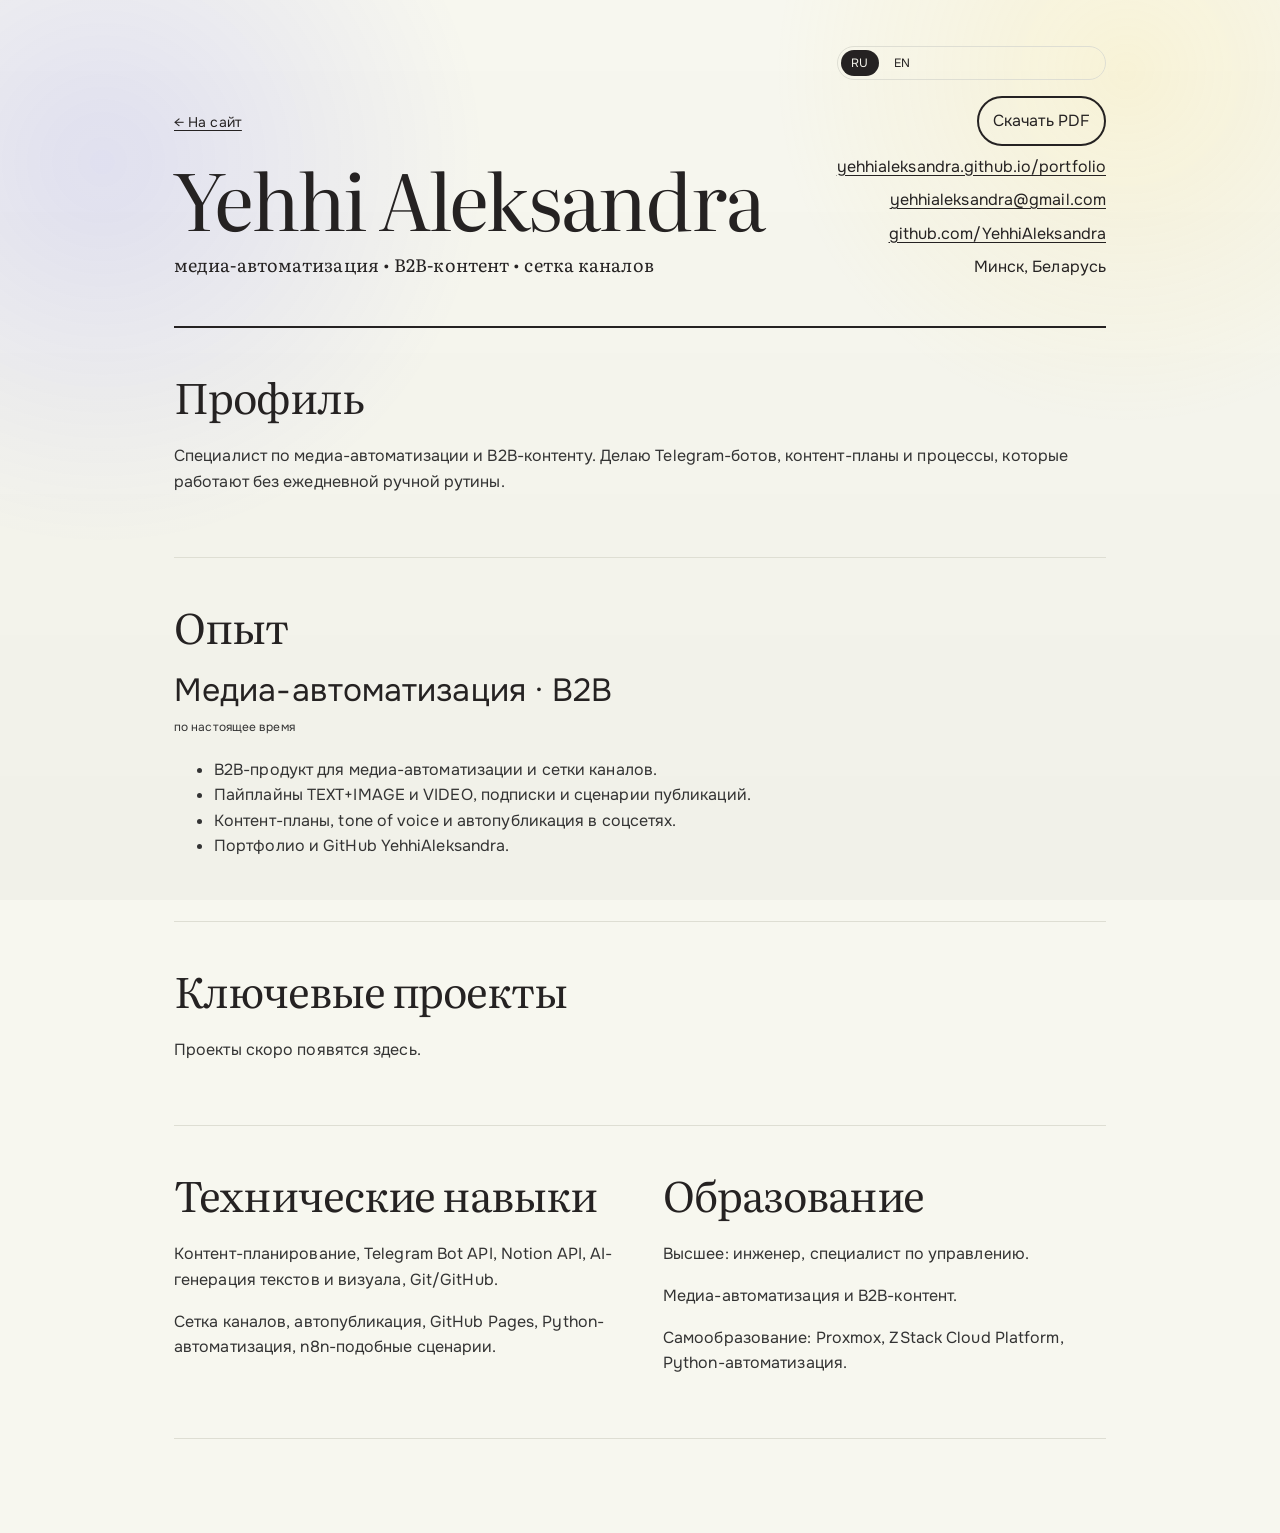
<file: cv.html>
<!doctype html>
<html lang="ru">
  <head>
    <meta charset="utf-8" />
    <meta name="viewport" content="width=device-width, initial-scale=1" />
    <title>Резюме | Yehhi Aleksandra — медиа-автоматизация</title>
    <meta
      name="description"
      content="Резюме Yehhi Aleksandra: медиа-автоматизация, B2B-контент, сетка каналов, Telegram и автопубликация. Минск."
    />
    <link rel="canonical" href="https://yehhialeksandra.github.io/portfolio/cv.html" />
    <meta property="og:title" content="Резюме | Yehhi Aleksandra" />
    <meta property="og:description" content="Медиа-автоматизация и B2B-контент. Сетка каналов, автопубликация, Telegram." />
    <meta property="og:type" content="website" />
    <meta property="og:url" content="https://yehhialeksandra.github.io/portfolio/cv.html" />
    <meta property="og:image" content="https://yehhialeksandra.github.io/portfolio/assets/og-preview.png" />
    <meta name="twitter:card" content="summary_large_image" />
    <link rel="icon" href="./assets/favicon.svg" type="image/svg+xml" />
    <link rel="icon" href="./assets/favicon-32.png" type="image/png" sizes="32x32" />
    <link rel="apple-touch-icon" href="./assets/apple-touch-icon.png" sizes="180x180" />
    <link rel="preconnect" href="https://fonts.googleapis.com" />
    <link rel="preconnect" href="https://fonts.gstatic.com" crossorigin />
    <link
      href="https://fonts.googleapis.com/css2?family=Literata:opsz,wght@7..72,600;7..72,700&family=Onest:wght@400;500;600&display=swap"
      rel="stylesheet"
    />
    <link rel="stylesheet" href="./styles.css?v=prod-20260818" />
  </head>
  <body class="cv-body">
    <main class="cv-page">
      <header class="cv-header">
        <div>
          <a class="plain-link" href="./index.html" data-i18n="cvBack">← На сайт</a>
          <h1>Yehhi Aleksandra</h1>
          <p data-i18n="heroEyebrow">медиа-автоматизация • B2B-контент • сетка каналов</p>
        </div>
        <div class="cv-contacts">
          <div class="locale-switch cv-locale" aria-label="Language">
            <button type="button" data-locale-switch="ru">RU</button>
            <button type="button" data-locale-switch="en">EN</button>
          </div>
          <a class="cv-download" href="./assets/yehhi-aleksandra-cv.pdf" download data-i18n="cvDownload">Скачать PDF</a>
          <a href="https://yehhialeksandra.github.io/portfolio/">yehhialeksandra.github.io/portfolio</a>
          <a href="mailto:yehhialeksandra@gmail.com">yehhialeksandra@gmail.com</a>
          <a href="https://github.com/YehhiAleksandra">github.com/YehhiAleksandra</a>
          <span>Минск, Беларусь</span>
        </div>
      </header>

      <section class="cv-section">
        <h2 data-i18n="cvProfile">Профиль</h2>
        <p data-i18n="cvProfileText">
          Специалист по медиа-автоматизации и B2B-контенту. Делаю Telegram-ботов, контент-планы и процессы, которые работают без ежедневной ручной рутины.
        </p>
      </section>

      <section class="cv-section">
        <h2 data-i18n="cvExperience">Опыт</h2>
        <article>
          <h3 data-i18n="cvJob1">Медиа-автоматизация · B2B</h3>
          <p class="meta" data-i18n="cvJob1Meta">по настоящее время</p>
          <ul>
            <li data-i18n="cvJob1Item1">B2B-продукт для медиа-автоматизации и сетки каналов.</li>
            <li data-i18n="cvJob1Item2">Пайплайны TEXT+IMAGE и VIDEO, подписки и сценарии публикаций.</li>
            <li data-i18n="cvJob1Item3">Контент-планы, tone of voice и автопубликация в соцсетях.</li>
            <li data-i18n="cvJob1Item4">Портфолио и GitHub YehhiAleksandra.</li>
          </ul>
        </article>
      </section>

      <section class="cv-section">
        <h2 data-i18n="cvProjects">Ключевые проекты</h2>
        <p data-i18n="cvProjectsEmpty">Проекты скоро появятся здесь.</p>
      </section>

      <section class="cv-section cv-columns">
        <div>
          <h2 data-i18n="cvSkills">Технические навыки</h2>
          <p data-i18n="cvSkillsText1">
            Контент-планирование, Telegram Bot API, Notion API, AI-генерация текстов и визуала, Git/GitHub.
          </p>
          <p data-i18n="cvSkillsText2">
            Сетка каналов, автопубликация, GitHub Pages, Python-автоматизация, n8n-подобные сценарии.
          </p>
        </div>
        <div>
          <h2 data-i18n="cvEducation">Образование</h2>
          <p data-i18n="cvEducation1">Высшее: инженер, специалист по управлению.</p>
          <p data-i18n="cvEducation2">Медиа-автоматизация и B2B-контент.</p>
          <p data-i18n="cvEducation3">Самообразование: Proxmox, ZStack Cloud Platform, Python-автоматизация.</p>
        </div>
      </section>
    </main>
    <script src="./i18n.js?v=seo-fix-20260728"></script>
  </body>
</html>
</file>
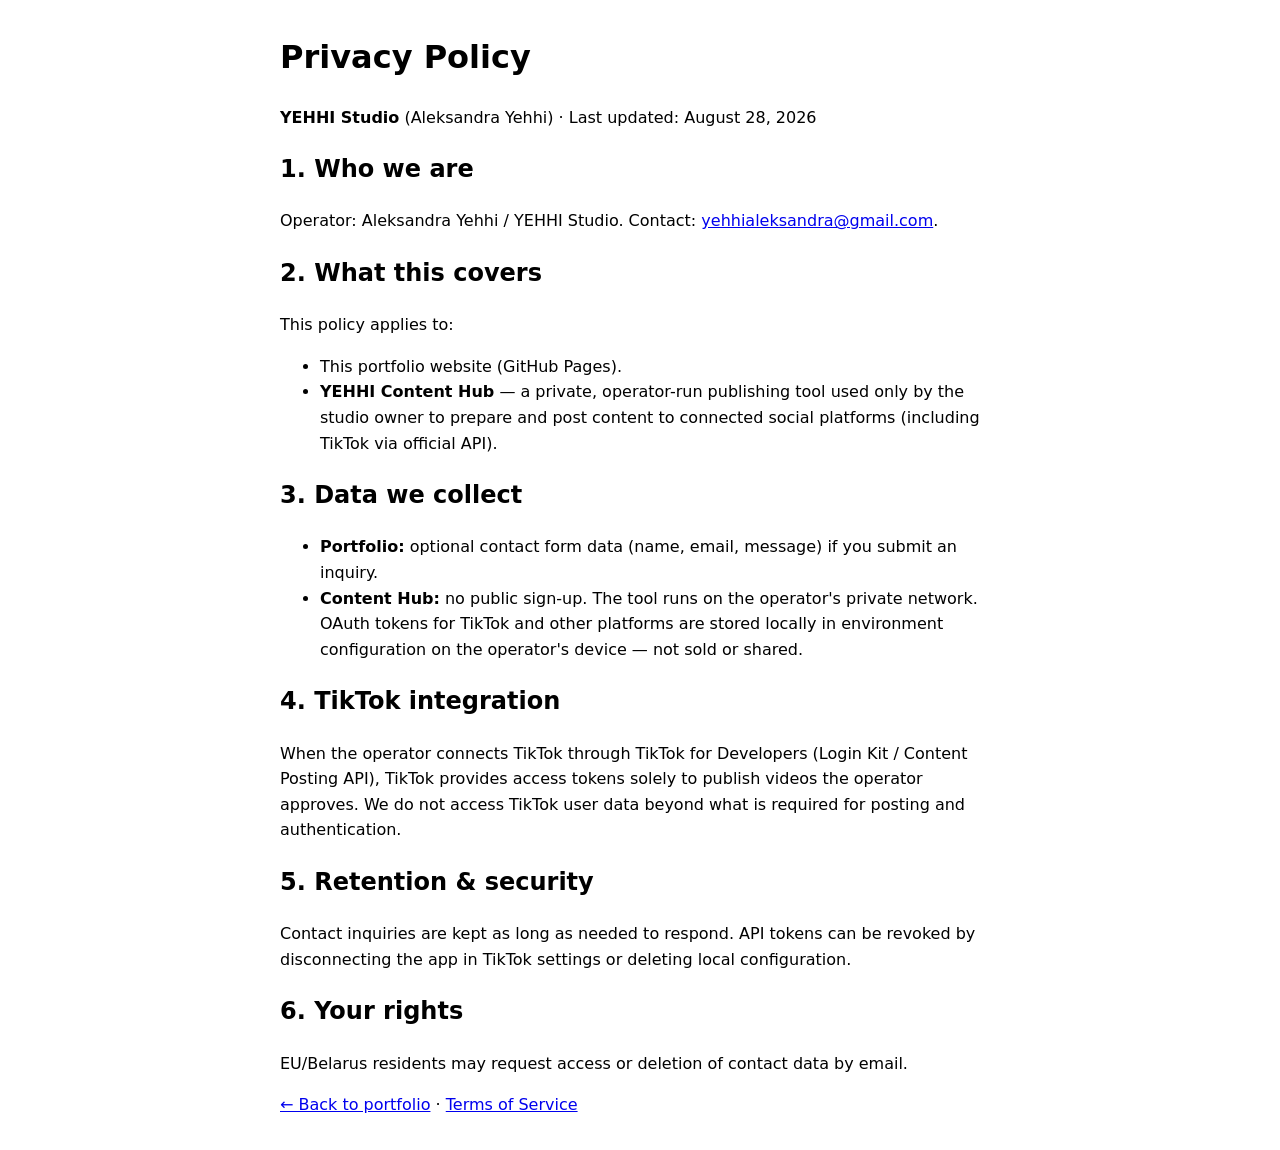
<file: privacy.html>
<!DOCTYPE html>
<html lang="en">
<head>
  <meta charset="utf-8" />
  <meta name="viewport" content="width=device-width, initial-scale=1" />
  <title>Privacy Policy — YEHHI Studio</title>
  <meta name="description" content="Privacy policy for YEHHI Studio tools and portfolio." />
  <link rel="canonical" href="https://yehhialeksandra.github.io/portfolio/privacy.html" />
</head>
<body>
  <main style="max-width:720px;margin:2rem auto;font-family:system-ui,sans-serif;line-height:1.6;padding:0 1rem;">
    <h1>Privacy Policy</h1>
    <p><strong>YEHHI Studio</strong> (Aleksandra Yehhi) · Last updated: August 28, 2026</p>

    <h2>1. Who we are</h2>
    <p>Operator: Aleksandra Yehhi / YEHHI Studio. Contact: <a href="mailto:yehhialeksandra@gmail.com">yehhialeksandra@gmail.com</a>.</p>

    <h2>2. What this covers</h2>
    <p>This policy applies to:</p>
    <ul>
      <li>This portfolio website (GitHub Pages).</li>
      <li><strong>YEHHI Content Hub</strong> — a private, operator-run publishing tool used only by the studio owner to prepare and post content to connected social platforms (including TikTok via official API).</li>
    </ul>

    <h2>3. Data we collect</h2>
    <ul>
      <li><strong>Portfolio:</strong> optional contact form data (name, email, message) if you submit an inquiry.</li>
      <li><strong>Content Hub:</strong> no public sign-up. The tool runs on the operator's private network. OAuth tokens for TikTok and other platforms are stored locally in environment configuration on the operator's device — not sold or shared.</li>
    </ul>

    <h2>4. TikTok integration</h2>
    <p>When the operator connects TikTok through TikTok for Developers (Login Kit / Content Posting API), TikTok provides access tokens solely to publish videos the operator approves. We do not access TikTok user data beyond what is required for posting and authentication.</p>

    <h2>5. Retention &amp; security</h2>
    <p>Contact inquiries are kept as long as needed to respond. API tokens can be revoked by disconnecting the app in TikTok settings or deleting local configuration.</p>

    <h2>6. Your rights</h2>
    <p>EU/Belarus residents may request access or deletion of contact data by email.</p>

    <p><a href="index.html">← Back to portfolio</a> · <a href="terms.html">Terms of Service</a></p>
  </main>
</body>
</html>
</file>
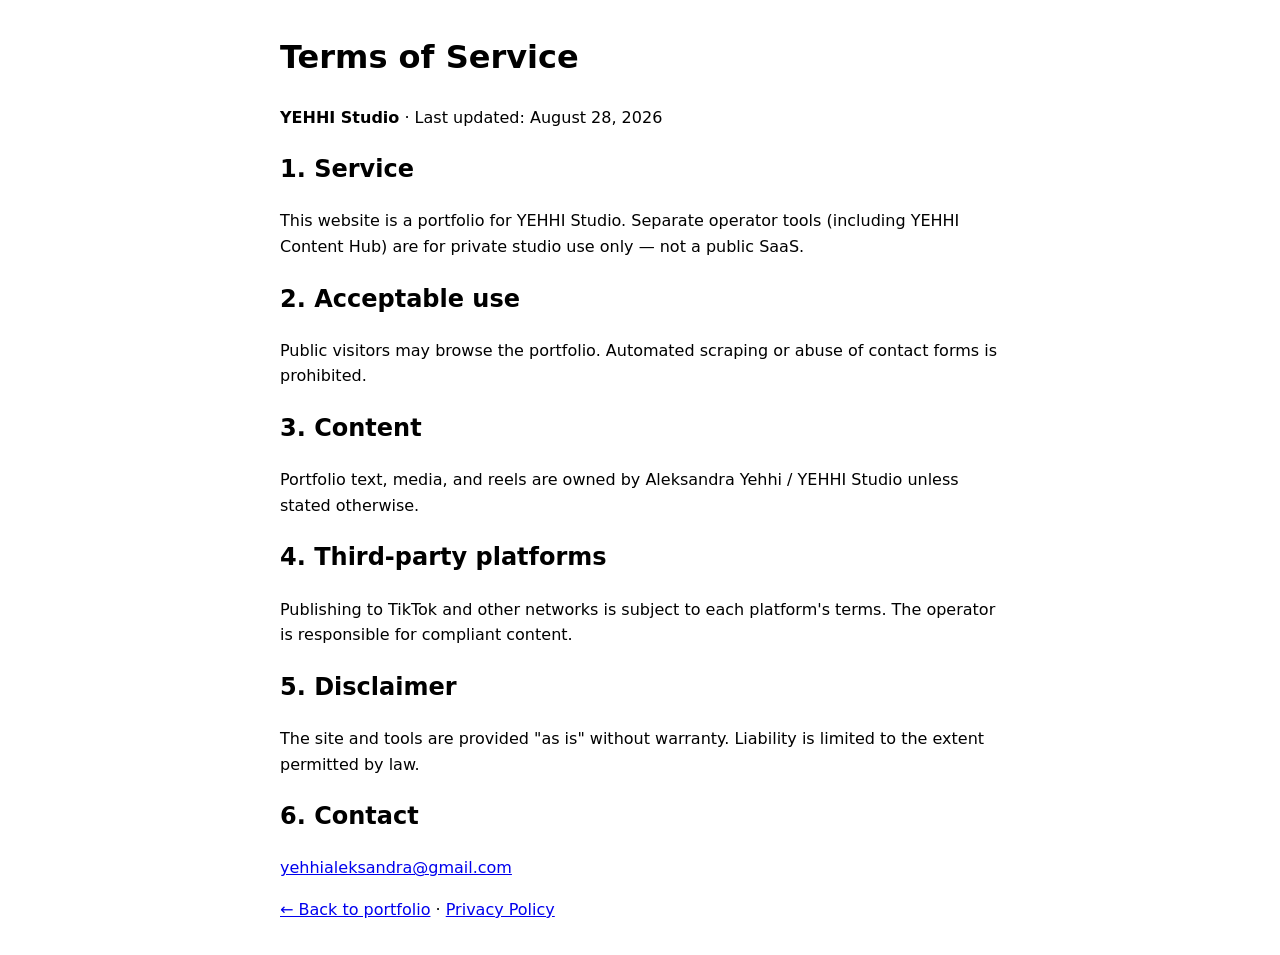
<file: terms.html>
<!DOCTYPE html>
<html lang="en">
<head>
  <meta charset="utf-8" />
  <meta name="viewport" content="width=device-width, initial-scale=1" />
  <title>Terms of Service — YEHHI Studio</title>
  <meta name="description" content="Terms of service for YEHHI Studio portfolio and publishing tools." />
  <link rel="canonical" href="https://yehhialeksandra.github.io/portfolio/terms.html" />
</head>
<body>
  <main style="max-width:720px;margin:2rem auto;font-family:system-ui,sans-serif;line-height:1.6;padding:0 1rem;">
    <h1>Terms of Service</h1>
    <p><strong>YEHHI Studio</strong> · Last updated: August 28, 2026</p>

    <h2>1. Service</h2>
    <p>This website is a portfolio for YEHHI Studio. Separate operator tools (including YEHHI Content Hub) are for private studio use only — not a public SaaS.</p>

    <h2>2. Acceptable use</h2>
    <p>Public visitors may browse the portfolio. Automated scraping or abuse of contact forms is prohibited.</p>

    <h2>3. Content</h2>
    <p>Portfolio text, media, and reels are owned by Aleksandra Yehhi / YEHHI Studio unless stated otherwise.</p>

    <h2>4. Third-party platforms</h2>
    <p>Publishing to TikTok and other networks is subject to each platform's terms. The operator is responsible for compliant content.</p>

    <h2>5. Disclaimer</h2>
    <p>The site and tools are provided "as is" without warranty. Liability is limited to the extent permitted by law.</p>

    <h2>6. Contact</h2>
    <p><a href="mailto:yehhialeksandra@gmail.com">yehhialeksandra@gmail.com</a></p>

    <p><a href="index.html">← Back to portfolio</a> · <a href="privacy.html">Privacy Policy</a></p>
  </main>
</body>
</html>
</file>
<file: styles.css>
:root {
  --background: #f7f7ef;
  --foreground: #252222;
  --card: #f7f7ef;
  --card-foreground: #333333;
  --muted: #edede6;
  --muted-foreground: #74746f;
  --accent: #0000ee;
  --accent-soft: #cfcfef;
  --border: #deded3;
  --ring: #0000ee;
  --terminal: #252222;
  --terminal-text: #f7f7ef;
  --success: #2f7d32;
  --warn: #a56800;

  --font-serif: "Literata", Georgia, "Times New Roman", serif;
  --font-sans: "Onest", "Segoe UI", Arial, sans-serif;
  --font-mono: ui-monospace, SFMono-Regular, Menlo, Consolas, monospace;

  --space-xs: 16px;
  --space-sm: 24px;
  --space-md: 46px;
  --space-lg: 94px;
  --space-xl: 140px;

  --radius-sm: 8px;
  --radius-md: 16px;
  --radius-xl: 24px;
  --layout-max: min(100% - 2 * var(--page-gutter), 1440px);
  --page-gutter: clamp(20px, 4vw, 56px);
  --heading-max: 920px;
  --prose-max: 720px;
  --shadow-button: 0 24px 40px -20px hsl(0 0% 0% / 0.5);
  --shadow-scene: 0 40px 90px -55px hsl(0 0% 0% / 0.75);
}

.dark {
  --background: #171715;
  --foreground: #f5f5f4;
  --card: #272725;
  --card-foreground: #f5f5f4;
  --muted: #2d2d2b;
  --muted-foreground: #a8a8a4;
  --accent: #6464ff;
  --accent-soft: #21214a;
  --border: #434342;
  --ring: #6464ff;
  --terminal: #0e0e0d;
  --terminal-text: #f5f5f4;
  --success: #86d189;
  --warn: #e7bb5a;
}

* {
  box-sizing: border-box;
}

.menu-toggle,
.theme-toggle,
.locale-switch button,
.nav a,
.button,
.telegram-cta {
  touch-action: manipulation;
}

html {
  scroll-behavior: smooth;
  overflow-x: clip;
  -webkit-text-size-adjust: 100%;
  text-size-adjust: 100%;
  scroll-padding-top: calc(76px + env(safe-area-inset-top, 0px));
}

body {
  margin: 0;
  overflow-x: clip;
  background: var(--background);
  color: var(--foreground);
  font-family: var(--font-sans);
  font-size: 16px;
  line-height: 1.6;
  letter-spacing: 0.006em;
  font-kerning: normal;
  text-rendering: optimizeLegibility;
  transition: background-color 220ms ease, color 220ms ease;
}

main :is(p, li, h1, h2, h3, h4, blockquote, figcaption, label) {
  text-wrap: pretty;
}

body::before {
  position: fixed;
  inset: 0;
  z-index: -2;
  background:
    radial-gradient(circle at 8% 18%, hsl(240 100% 62% / 0.12), transparent 24rem),
    radial-gradient(circle at 88% 8%, hsl(48 100% 68% / 0.16), transparent 22rem),
    linear-gradient(180deg, transparent, hsl(0 0% 0% / 0.025));
  content: "";
}

.grain {
  position: fixed;
  inset: 0;
  z-index: -1;
  pointer-events: none;
  opacity: 0.28;
  background-image:
    linear-gradient(90deg, hsl(0 0% 0% / 0.035) 1px, transparent 1px),
    linear-gradient(hsl(0 0% 0% / 0.025) 1px, transparent 1px);
  background-size: 44px 44px;
  mask-image: linear-gradient(to bottom, black, transparent 76%);
}

a {
  color: var(--foreground);
  text-decoration: underline;
  text-underline-offset: 3px;
}

a:hover,
a:focus-visible {
  color: var(--accent);
}

:focus-visible {
  outline: 2px solid var(--ring);
  outline-offset: 4px;
}

.scroll-progress {
  position: fixed;
  top: 0;
  right: 0;
  left: 0;
  z-index: 40;
  height: 4px;
  background: transparent;
}

.scroll-progress span {
  display: block;
  width: 0;
  height: 100%;
  background: var(--accent);
  transform-origin: left center;
}

.site-header {
  position: sticky;
  top: 0;
  z-index: 20;
  width: 100%;
  max-width: none;
  margin: 0;
  padding: calc(12px + env(safe-area-inset-top, 0px)) var(--page-gutter) 10px;
  -webkit-backdrop-filter: blur(16px) saturate(1.05);
  backdrop-filter: blur(16px) saturate(1.05);
  background: hsl(60 33% 97% / 0.72);
  border-bottom: 1px solid transparent;
  transition:
    background 280ms ease,
    border-color 280ms ease,
    box-shadow 280ms ease,
    backdrop-filter 280ms ease;
}

.site-header.is-scrolled {
  -webkit-backdrop-filter: blur(22px) saturate(1.25);
  backdrop-filter: blur(22px) saturate(1.25);
  background: hsl(60 33% 97% / 0.88);
  border-bottom-color: var(--border);
  box-shadow: 0 16px 44px -24px hsl(0 0% 0% / 0.22);
}

.site-header__bar,
.site-menu {
  width: 100%;
  max-width: var(--layout-max);
  margin-inline: auto;
}

.dark .site-header {
  background: hsl(60 3% 10% / 0.72);
}

.dark .site-header.is-scrolled {
  background: hsl(60 3% 10% / 0.9);
  box-shadow: 0 16px 44px -24px hsl(0 0% 0% / 0.5);
}

.site-header::after {
  display: none;
}

.site-header__bar {
  display: flex;
  align-items: center;
  justify-content: space-between;
  gap: 12px;
}

.brand {
  color: var(--foreground);
  font-family: var(--font-serif);
  font-size: 22px;
  line-height: 1;
  text-decoration: none;
  white-space: nowrap;
}

.menu-toggle {
  display: none;
  padding: 10px 14px;
  border: 2px solid var(--foreground);
  border-radius: 999px;
  background: transparent;
  color: var(--foreground);
  cursor: pointer;
  font: 400 14px / 1 var(--font-sans);
}

.header-actions {
  display: flex;
  align-items: center;
  justify-content: flex-end;
  flex-wrap: wrap;
  gap: 10px;
  min-width: 0;
}

.site-menu {
  margin-top: 10px;
  padding-top: 10px;
  border-top: 1px solid var(--border);
}

.nav {
  display: flex;
  align-items: center;
  justify-content: center;
  flex-wrap: wrap;
  gap: 4px;
}

.nav a {
  color: var(--muted-foreground);
  font: 400 13px / 1 var(--font-sans);
  text-decoration: none;
  white-space: nowrap;
  padding: 7px 11px;
  border-radius: 999px;
  transition: color 160ms ease, background-color 160ms ease;
}

.nav a:hover,
.nav a:focus-visible {
  color: var(--foreground);
  background: var(--muted);
}

.theme-toggle,
.plain-link {
  color: var(--foreground);
  font: 400 14px / 1 var(--font-sans);
}

.theme-toggle {
  min-width: 0;
  padding: 7px 12px;
  border: 1px solid var(--border);
  border-radius: 999px;
  background: transparent;
  cursor: pointer;
  text-decoration: none;
}

.locale-switch {
  display: inline-flex;
  align-items: center;
  gap: 4px;
  padding: 3px;
  border: 1px solid var(--border);
  border-radius: 999px;
}

.locale-switch button {
  min-width: 38px;
  padding: 7px 9px;
  border: 0;
  border-radius: 999px;
  background: transparent;
  color: var(--foreground);
  cursor: pointer;
  font: 400 12px / 1 var(--font-sans);
}

.locale-switch button.is-active {
  background: var(--foreground);
  color: var(--background);
}

.availability {
  display: inline-flex;
  align-items: center;
  gap: 8px;
  margin: 0;
  padding: 7px 12px;
  border: 1px solid var(--border);
  border-radius: 999px;
  font: 400 12px / 1 var(--font-sans);
  color: var(--foreground);
}

.availability::before {
  content: "";
  width: 8px;
  height: 8px;
  border-radius: 50%;
  background: #16a34a;
  box-shadow: 0 0 0 4px hsl(142 76% 36% / 0.2);
  animation: availability-pulse 2.4s ease-in-out infinite;
}

.availability-busy::before {
  background: #ca8a04;
  box-shadow: 0 0 0 4px hsl(45 93% 47% / 0.2);
  animation: none;
}

@keyframes availability-pulse {
  0%,
  100% {
    opacity: 1;
  }
  50% {
    opacity: 0.55;
  }
}

.hero-metrics {
  display: grid;
  grid-template-columns: repeat(2, minmax(0, 1fr));
  gap: 12px 20px;
  margin: var(--space-sm) 0 0;
  padding: 0;
  list-style: none;
}

.hero-metrics li {
  display: grid;
  gap: 4px;
}

.hero-metrics strong {
  font: 400 clamp(1.35rem, 2vw, 1.75rem) / 1 var(--font-sans);
  color: var(--card-foreground, var(--foreground));
}

.hero-metrics span {
  font: 400 13px / 1.35 var(--font-sans);
  color: var(--muted-foreground);
}

.why-me .section-heading {
  max-width: var(--heading-max);
  margin-inline: auto;
  margin-bottom: var(--space-md);
  text-align: center;
}

.why-me .section-heading p:not(.section-kicker) {
  margin-top: var(--space-xs);
}

.why-grid {
  display: grid;
  grid-template-columns: repeat(2, minmax(0, 1fr));
  gap: var(--space-sm);
  margin-bottom: var(--space-md);
}

.why-grid article {
  padding: var(--space-xs);
  border: 1px solid var(--border);
  border-radius: var(--radius-sm);
  background: hsl(0 0% 100% / 0.35);
}

.dark .why-grid article {
  background: hsl(0 0% 100% / 0.04);
}

.why-grid span {
  display: inline-block;
  margin-bottom: 8px;
  font: 400 12px / 1 var(--font-sans);
  color: var(--muted-foreground);
}

.why-grid h3 {
  margin: 0 0 8px;
  font-family: var(--font-serif);
  font-optical-sizing: auto;
  font-size: 1.22rem;
  font-weight: 600;
  line-height: 1.28;
  letter-spacing: -0.015em;
}

.why-grid p {
  margin: 0;
  font: 400 14px / 1.5 var(--font-sans);
  color: var(--muted-foreground);
}

.testimonials-grid {
  display: grid;
  grid-template-columns: repeat(3, minmax(0, 1fr));
  gap: var(--space-sm);
}

.testimonial-card {
  margin: 0;
  padding: var(--space-sm);
  border: 1px solid var(--border);
  border-radius: var(--radius-sm);
  background: var(--card);
}

.testimonial-card p {
  margin: 0 0 12px;
  font: 400 16px / 1.55 var(--font-serif);
}

.testimonial-card footer {
  font: 400 13px / 1.4 var(--font-sans);
  color: var(--muted-foreground);
}

.case-copy .demo-inline-link {
  margin-left: 16px;
}

.notes-grid {
  display: grid;
  grid-template-columns: repeat(3, minmax(0, 1fr));
  gap: var(--space-sm);
  margin-bottom: var(--space-sm);
}

.note-card {
  padding: var(--space-sm);
  border: 1px solid var(--border);
  border-radius: var(--radius-sm);
  background: hsl(0 0% 100% / 0.28);
}

.dark .note-card {
  background: hsl(0 0% 100% / 0.04);
}

.note-card span {
  display: inline-block;
  margin-bottom: 8px;
  padding: 4px 10px;
  border-radius: 999px;
  border: 1px solid var(--border);
  font: 400 11px / 1 var(--font-sans);
  color: var(--muted-foreground);
}

.note-card h3 {
  margin: 0 0 8px;
  font-family: var(--font-serif);
  font-optical-sizing: auto;
  font-size: 1.25rem;
  font-weight: 600;
  line-height: 1.3;
  letter-spacing: -0.015em;
}

.note-card p {
  margin: 0 0 10px;
  font: 400 14px / 1.55 var(--font-sans);
  color: var(--muted-foreground);
}

.note-card time {
  font: 400 12px / 1 var(--font-sans);
  color: var(--muted-foreground);
}

.notes-cta {
  display: flex;
  flex-wrap: wrap;
  gap: 16px;
  justify-content: center;
  align-items: center;
}

.contact-bot-hint {
  display: flex;
  flex-wrap: wrap;
  gap: 8px;
  justify-content: center;
  align-items: center;
}

.trust-strip {
  display: grid;
  grid-template-columns: minmax(0, 1fr);
  gap: var(--space-sm);
  align-items: stretch;
  max-width: 720px;
  margin: 0 auto;
}

.trust-cert,
.trust-quote {
  margin: 0;
  padding: var(--space-sm);
  border: 1px solid var(--border);
  border-radius: var(--radius-sm);
  background: var(--card);
}

.trust-cert h3 {
  margin: 0 0 8px;
  font: 400 22px / 1.3 var(--font-sans);
}

.trust-cert p:last-child,
.trust-quote p {
  margin: 0;
  font: 400 14px / 1.55 var(--font-sans);
  color: var(--muted-foreground);
}

.trust-quote {
  font: 400 16px / 1.55 var(--font-sans);
}

.trust-quote footer {
  margin-top: 12px;
  font: 400 13px / 1.4 var(--font-sans);
  color: var(--muted-foreground);
}

.faq-list {
  width: 100%;
  max-width: min(960px, 100%);
  margin-inline: auto;
  display: grid;
  gap: 10px;
}

.faq-item {
  border: 1px solid var(--border);
  border-radius: var(--radius-sm);
  background: hsl(0 0% 100% / 0.28);
  overflow: hidden;
}

.dark .faq-item {
  background: hsl(0 0% 100% / 0.04);
}

.faq-item summary {
  padding: 16px 18px;
  cursor: pointer;
  font: 400 16px / 1.35 var(--font-sans);
  list-style: none;
}

.faq-item summary::-webkit-details-marker {
  display: none;
}

.faq-item summary::after {
  content: "+";
  float: right;
  font-size: 18px;
  line-height: 1;
  color: var(--muted-foreground);
}

.faq-item[open] summary::after {
  content: "−";
}

.faq-item p {
  margin: 0;
  padding: 0 18px 16px;
  font: 400 14px / 1.55 var(--font-sans);
  color: var(--muted-foreground);
}

.faq-pricing {
  max-width: 760px;
  margin: var(--space-sm) auto 0;
  padding: var(--space-xs);
  border-left: 3px solid var(--accent);
  font: 400 14px / 1.55 var(--font-sans);
  color: var(--muted-foreground);
}

@media (max-width: 1080px) {
  .site-header {
    max-width: none;
    background: linear-gradient(180deg, var(--background), hsl(60 33% 95% / 0.88));
  }

  .dark .site-header {
    background: linear-gradient(180deg, var(--background), hsl(60 3% 12% / 0.88));
  }

  .site-header.is-scrolled {
    background: hsl(60 33% 97% / 0.9);
  }

  .dark .site-header.is-scrolled {
    background: hsl(60 3% 10% / 0.92);
  }

  .site-header__bar {
    display: grid;
    grid-template-columns: 1fr auto auto;
    align-items: center;
    gap: 10px;
  }

  .brand {
    grid-column: 1;
  }

  .header-actions {
    display: flex;
    grid-column: 2;
    justify-self: end;
  }

  .menu-toggle {
    display: inline-flex;
    grid-column: 3;
  }

  .site-menu {
    display: none;
    grid-column: 1 / -1;
    margin-top: var(--space-xs);
    padding: var(--space-xs);
    border: 1px solid var(--border);
    border-radius: var(--radius-md);
    background: var(--background);
  }

  .site-header.is-open .site-menu {
    display: block;
  }

  .site-header.is-open .menu-toggle {
    background: var(--foreground);
    color: var(--background);
  }

  .nav {
    display: grid;
    grid-template-columns: repeat(2, minmax(0, 1fr));
    gap: 10px;
  }

  .nav a {
    padding: 9px 12px;
    border: 1px solid var(--border);
    border-radius: 999px;
    background: hsl(0 0% 100% / 0.22);
    line-height: 1;
    text-align: center;
    color: var(--foreground);
  }

  .theme-toggle {
    border-color: var(--foreground);
  }

  .locale-switch {
    justify-self: start;
  }

  .hero {
    grid-template-columns: 1fr;
  }
}

.section {
  width: 100%;
  max-width: var(--layout-max);
  margin-inline: auto;
  padding: var(--space-lg) var(--page-gutter);
}

.layout-bleed {
  width: 100%;
  max-width: 100%;
  margin-left: calc(50% - 50%);
  margin-right: calc(50% - 50%);
}

@supports (content-visibility: auto) {
  .things,
  .process,
  .services,
  .projects,
  .experience,
  .contact {
    content-visibility: auto;
    contain-intrinsic-size: 900px;
  }
}

.hero {
  display: grid;
  grid-template-columns: minmax(0, 0.95fr) minmax(0, 1.05fr);
  align-items: center;
  gap: var(--space-md);
  min-height: calc(100vh - 76px);
  padding-top: var(--space-md);
  padding-bottom: var(--space-xl);
  position: relative;
  isolation: isolate;
}

.hero-copy {
  position: relative;
  z-index: 2;
}

.eyebrow,
.section-kicker,
.meta {
  margin: 0 0 var(--space-sm);
  color: var(--muted-foreground);
  font: 400 12px / 1 var(--font-sans);
}

h1,
h2,
h3,
p {
  margin-top: 0;
}

h1 {
  max-width: 720px;
  margin-bottom: var(--space-sm);
  font-family: var(--font-serif);
  font-size: clamp(48px, 8vw, 112px);
  font-weight: 400;
  line-height: 0.98;
  letter-spacing: -0.035em;
}

h2 {
  margin-bottom: var(--space-sm);
  font-family: var(--font-serif);
  font-size: clamp(34px, 5vw, 68px);
  font-weight: 400;
  line-height: 1.08;
  letter-spacing: -0.025em;
}

h3 {
  margin-bottom: 12px;
  font-family: var(--font-sans);
  font-size: clamp(22px, 3vw, 32px);
  font-weight: 400;
  line-height: 1.12;
}

.hero-copy p:not(.eyebrow),
.statement h2,
.contact p {
  color: var(--card-foreground);
  font-family: var(--font-serif);
  font-size: 16px;
  line-height: 36px;
}

.hero-actions {
  display: flex;
  align-items: center;
  flex-wrap: wrap;
  gap: var(--space-sm);
  margin-top: var(--space-md);
}

.button {
  display: inline-flex;
  align-items: center;
  justify-content: center;
  min-width: 305px;
  min-height: 80px;
  padding: 16px 40px;
  border: 4px solid var(--foreground);
  border-radius: var(--radius-md);
  background: transparent;
  box-shadow: var(--shadow-button);
  color: var(--foreground);
  font-family: var(--font-serif);
  font-size: 24px;
  line-height: 1;
  text-decoration: none;
  transition: transform 180ms ease, box-shadow 180ms ease;
}

.button:hover,
.button:focus-visible {
  color: var(--foreground);
  transform: translateY(-3px) rotate(-0.4deg);
  box-shadow: 0 34px 54px -26px hsl(0 0% 0% / 0.55);
}

.terminal-scene {
  position: relative;
  min-height: 520px;
  perspective: 1200px;
  z-index: 1;
}

.hero-character {
  position: absolute;
  right: 0;
  bottom: -8%;
  z-index: 2;
  width: min(72%, 340px);
  max-height: 86%;
  object-fit: contain;
  filter: drop-shadow(0 34px 38px hsl(0 0% 0% / 0.24));
  transform: rotate(1deg);
  animation: characterFloat 7s ease-in-out infinite;
}

.terminal-scene picture {
  display: contents;
}

.terminal-window {
  position: absolute;
  inset: 8% 0 auto 14%;
  z-index: 1;
  overflow: hidden;
  min-height: 390px;
  border: 4px solid var(--foreground);
  border-radius: var(--radius-xl);
  background: var(--terminal);
  box-shadow: var(--shadow-scene);
  color: var(--terminal-text);
  transform: rotate(2deg);
  animation: floatWindow 6s ease-in-out infinite;
}

.terminal-bar {
  display: flex;
  align-items: center;
  gap: 8px;
  padding: 14px 16px;
  border-bottom: 1px solid hsl(0 0% 100% / 0.18);
  font-family: var(--font-mono);
}

.terminal-bar span {
  width: 12px;
  height: 12px;
  border-radius: 999px;
  background: var(--accent);
}

.terminal-bar span:nth-child(2) {
  background: var(--warn);
}

.terminal-bar span:nth-child(3) {
  background: var(--success);
}

.terminal-bar strong {
  margin-left: 10px;
  font-size: 12px;
  font-weight: 400;
  opacity: 0.72;
}

.terminal-body {
  padding: 28px;
  font-family: var(--font-mono);
  font-size: clamp(14px, 2vw, 18px);
  line-height: 1.9;
}

.terminal-body p {
  margin-bottom: 12px;
}

.terminal-body span:first-child {
  color: var(--success);
}

.cursor {
  animation: blink 1s steps(2, start) infinite;
}

.ok {
  color: var(--success);
}

.dim {
  color: hsl(0 0% 100% / 0.58);
}

.floating-badge {
  position: absolute;
  z-index: 3;
  padding: 16px 22px;
  border: 3px solid var(--foreground);
  border-radius: 999px;
  background: var(--background);
  box-shadow: var(--shadow-button);
  color: var(--foreground);
  font-family: var(--font-serif);
  font-size: 24px;
  animation: drift 7s ease-in-out infinite;
}

.badge-python {
  top: 0;
  left: 7%;
}

.badge-docker {
  top: 16%;
  right: 1%;
  bottom: auto;
  animation-delay: -2s;
}

.badge-linux {
  bottom: 2%;
  left: 12%;
  animation-delay: -4s;
}

@media (min-width: 1081px) {
  .hero {
    grid-template-columns: 1fr;
  }

  .hero-copy {
    z-index: 3;
    max-width: min(680px, 54%);
  }

  .terminal-scene {
    position: absolute;
    top: 50%;
    right: clamp(-1.5rem, -2vw, 0.5rem);
    left: auto;
    transform: translateY(-50%);
    width: min(46vw, 560px);
    max-width: 560px;
    pointer-events: none;
  }

  .terminal-window {
    inset: 8% 0 auto 8%;
  }

  .hero-character {
    right: -2%;
    width: min(68%, 320px);
  }

  .badge-python {
    left: 14%;
  }

  .badge-linux {
    left: 10%;
  }
}

.marquee-section {
  overflow: hidden;
  border-block: 1px solid var(--border);
  background: hsl(0 0% 100% / 0.14);
}

.marquee {
  display: flex;
  width: max-content;
}

.marquee-track {
  display: flex;
  align-items: center;
  gap: var(--space-sm);
  min-width: max-content;
  padding: 22px var(--page-gutter);
  animation: marquee 34s linear infinite;
  will-change: transform;
}

.marquee-track span {
  color: var(--foreground);
  font-family: var(--font-serif);
  font-size: clamp(24px, 4vw, 42px);
  white-space: nowrap;
}

.marquee-track span::after {
  margin-left: var(--space-sm);
  color: var(--accent);
  content: "/";
}

.statement {
  max-width: var(--heading-max);
  margin-inline: auto;
  text-align: center;
}

.section-heading {
  max-width: var(--heading-max);
  margin-inline: auto;
  margin-bottom: var(--space-md);
  text-align: center;
}

.section-heading h2 {
  max-width: var(--heading-max);
  margin-inline: auto;
  text-wrap: balance;
}

.section-heading p:not(.section-kicker) {
  max-width: var(--prose-max);
  margin-inline: auto;
  margin-top: var(--space-xs);
  font: 400 16px / 1.6 var(--font-sans);
  color: var(--muted-foreground);
  text-wrap: pretty;
}

.work-db .section-heading p:not(.section-kicker) {
  text-wrap: pretty;
}

main {
  width: 100%;
}

.things-grid {
  display: grid;
  grid-template-columns: repeat(4, minmax(0, 1fr));
  gap: var(--space-xs);
  width: 100%;
}

.services-grid,
.process-steps,
.why-grid,
.testimonials-grid,
.notes-grid,
.work-db-grid,
.lab-grid,
.stack-action-grid,
.client-mode-grid,
.projects,
.case-study,
.workspace-feature {
  width: 100%;
}

.thing-card,
.process-step,
.case-study,
.experience,
.mockup {
  border: 1px solid var(--border);
  border-radius: var(--radius-xl);
  background: hsl(0 0% 100% / 0.2);
}

.dark .thing-card,
.dark .process-step,
.dark .case-study,
.dark .experience,
.dark .mockup {
  background: hsl(0 0% 100% / 0.035);
}

.thing-card {
  min-height: 290px;
  padding: var(--space-sm);
  transition: transform 180ms ease, background 180ms ease;
}

.thing-card:hover {
  background: var(--card);
  transform: translateY(-8px);
}

.thing-number {
  display: inline-flex;
  margin-bottom: var(--space-md);
  color: var(--accent);
  font-family: var(--font-mono);
}

.thing-card p,
.process-step p,
.case-copy p,
.experience li {
  color: var(--card-foreground);
}

.pipeline-section {
  position: relative;
  width: 100%;
  max-width: none;
  height: 220vh;
}

.pipeline-sticky {
  position: sticky;
  top: 0;
  display: grid;
  align-content: center;
  width: 100%;
  max-width: var(--layout-max);
  margin-inline: auto;
  min-height: 100vh;
  overflow: visible;
}

.pipeline-sticky.section {
  overflow: visible;
}

.pipeline-viewport {
  overflow: hidden;
  width: auto;
  max-width: none;
  margin-inline: calc(-1 * var(--page-gutter));
  padding: 54px var(--page-gutter) 70px;
}

.pipeline {
  display: flex;
  align-items: center;
  gap: 10px;
  width: max-content;
  min-width: 100%;
  padding-right: var(--page-gutter);
  will-change: transform;
}

.train-art {
  position: relative;
  flex: 0 0 auto;
  width: min(72vw, 760px);
  margin: 0 var(--space-md) 0 0;
}

.train-art img {
  display: block;
  width: 100%;
  height: auto;
  border: 4px solid var(--foreground);
  border-radius: var(--radius-xl);
  background: var(--background);
  box-shadow: var(--shadow-scene);
}

.train-art picture,
.workspace-feature picture {
  display: block;
}

.engine,
.wagon {
  position: relative;
  display: grid;
  place-items: center;
  min-width: 150px;
  min-height: 96px;
  border: 4px solid var(--foreground);
  border-radius: var(--radius-md);
  background: var(--card);
  box-shadow: var(--shadow-button);
  font-family: var(--font-serif);
  font-size: 24px;
  transform: rotate(-1deg);
}

.engine::before,
.wagon::before {
  position: absolute;
  right: 22px;
  bottom: -18px;
  left: 22px;
  height: 22px;
  background:
    radial-gradient(circle at 18px 50%, var(--background) 0 5px, var(--foreground) 6px 10px, transparent 11px),
    radial-gradient(circle at calc(100% - 18px) 50%, var(--background) 0 5px, var(--foreground) 6px 10px, transparent 11px);
  background-repeat: no-repeat;
  content: "";
}

.engine {
  min-width: 180px;
  background: var(--foreground);
  color: var(--background);
  transform: rotate(1deg);
}

.engine::after,
.wagon::after {
  position: absolute;
  right: -16px;
  bottom: 18px;
  width: 20px;
  height: 8px;
  border-top: 3px solid var(--foreground);
  content: "";
}

.wagon:nth-child(odd) {
  transform: rotate(1.4deg);
}

.wagon:last-child::after {
  display: none;
}

.smoke {
  position: absolute;
  top: -30px;
  width: 22px;
  height: 22px;
  border: 3px solid currentColor;
  border-radius: 999px;
  opacity: 0.55;
  animation: smoke 3s ease-in-out infinite;
}

.smoke-one {
  right: 38px;
}

.smoke-two {
  right: 72px;
  animation-delay: -1.2s;
}

.process-steps {
  display: grid;
  grid-template-columns: repeat(4, minmax(0, 1fr));
  gap: var(--space-xs);
  width: 100%;
}

.process-step {
  padding: var(--space-sm);
}

.process-step span {
  display: block;
  margin-bottom: var(--space-sm);
  font-family: var(--font-serif);
  font-size: 34px;
}

.services-grid {
  display: grid;
  grid-template-columns: repeat(4, minmax(0, 1fr));
  gap: var(--space-xs);
  width: 100%;
}

.service-card {
  display: flex;
  flex-direction: column;
  min-height: 340px;
  padding: var(--space-sm);
  border: 1px solid var(--border);
  border-radius: var(--radius-xl);
  background: hsl(0 0% 100% / 0.2);
  transition: transform 180ms ease, background 180ms ease;
}

.dark .service-card {
  background: hsl(0 0% 100% / 0.035);
}

.service-card:hover {
  background: var(--card);
  transform: translateY(-8px) rotate(-0.4deg);
}

.service-card span {
  margin-bottom: var(--space-md);
  color: var(--accent);
  font-family: var(--font-mono);
}

.service-card p {
  color: var(--card-foreground);
}

.service-card a {
  margin-top: auto;
}

.stack-action-grid,
.client-mode-grid,
.lab-grid,
.status-grid {
  display: grid;
  grid-template-columns: repeat(auto-fit, minmax(min(100%, 260px), 1fr));
  gap: var(--space-xs);
}

.stack-action-grid article,
.client-mode-grid article,
.status-widget,
.automation-calculator,
.task-terminal,
.status-card {
  padding: var(--space-sm);
  border: 1px solid var(--border);
  border-radius: var(--radius-xl);
  background: hsl(0 0% 100% / 0.2);
}

.status-widget #live-status {
  display: grid;
  grid-template-columns: 1fr;
  gap: 10px;
}

.dark .stack-action-grid article,
.dark .client-mode-grid article,
.dark .status-widget,
.dark .automation-calculator,
.dark .task-terminal,
.dark .status-card {
  background: hsl(0 0% 100% / 0.035);
}

.stack-action-grid span,
.client-mode-grid span,
.status-card span {
  color: var(--accent);
  font-family: var(--font-mono);
}

.stack-action-grid p,
.client-mode-grid p,
.automation-calculator p,
.task-terminal p {
  color: var(--card-foreground);
}

.automation-calculator input[type="range"] {
  width: 100%;
  accent-color: var(--accent);
}

.task-terminal textarea {
  width: 100%;
  resize: vertical;
  min-height: 130px;
  padding: 16px;
  border: 2px solid var(--foreground);
  border-radius: var(--radius-md);
  background: var(--terminal);
  color: var(--terminal-text);
  font: 14px / 1.6 var(--font-mono);
}

.task-terminal a,
.work-details {
  display: inline-flex;
  align-items: center;
  justify-content: center;
  margin-top: var(--space-xs);
  padding: 12px 16px;
  border: 2px solid var(--foreground);
  border-radius: 999px;
  background: var(--foreground);
  color: var(--background);
  cursor: pointer;
  font: inherit;
  text-decoration: none;
}

.task-terminal a:hover,
.work-details:hover {
  color: var(--background);
}

.work-db .section-heading p:not(.section-kicker) {
  color: var(--card-foreground);
  font-family: var(--font-serif);
  font-size: 16px;
  line-height: 36px;
}

.work-db-toolbar,
.work-db-stats {
  display: flex;
  flex-wrap: wrap;
  gap: var(--space-xs);
  margin-bottom: var(--space-sm);
}

.work-db-toolbar button,
.admin-login button,
.admin-actions button,
.admin-list-head button,
.admin-card-actions button {
  padding: 12px 18px;
  border: 2px solid var(--foreground);
  border-radius: 999px;
  background: transparent;
  color: var(--foreground);
  cursor: pointer;
  font: inherit;
  outline-offset: 4px;
}

.work-db-toolbar button.is-active,
.admin-login button,
.admin-actions button:first-child,
.admin-list-head button {
  background: var(--foreground);
  box-shadow: inset 0 0 0 3px var(--accent);
  color: var(--background);
}

.work-db-stats span {
  padding: 12px 16px;
  border: 1px solid var(--border);
  border-radius: 999px;
  background: hsl(0 0% 100% / 0.2);
}

.work-db-grid,
.admin-list {
  display: grid;
  grid-template-columns: repeat(auto-fill, minmax(min(100%, 420px), 1fr));
  gap: var(--space-sm);
}

.work-card,
.admin-project-card {
  position: relative;
  min-width: 0;
  display: flex;
  flex-direction: column;
  min-height: 520px;
  padding: var(--space-sm);
  border: 1px solid var(--border);
  border-radius: var(--radius-xl);
  background: hsl(0 0% 100% / 0.2);
}

.work-card {
  display: grid;
  grid-template-rows: 118px 84px auto auto 112px 1fr auto auto;
}

.dark .work-card,
.dark .admin-project-card,
.dark .work-db-stats span {
  background: hsl(0 0% 100% / 0.035);
}

.work-card-top,
.admin-card-top,
.admin-list-head {
  display: block;
  min-width: 0;
}

.work-card-top > div,
.admin-card-top > div {
  min-width: 0;
  padding-right: 112px;
}

.work-card h3,
.admin-project-card h3 {
  max-width: 100%;
  overflow-wrap: normal;
  word-break: normal;
  hyphens: none;
}

.work-description {
  overflow: hidden;
  color: var(--card-foreground);
}

.work-card-top p,
.admin-card-top p,
.work-card-meta,
.admin-card-meta {
  margin: 0;
  color: var(--muted-foreground);
  font-size: 12px;
}

.work-status {
  position: absolute;
  top: var(--space-sm);
  right: var(--space-sm);
  padding: 8px 10px;
  border: 1px solid var(--foreground);
  border-radius: 999px;
  font-size: 12px;
  line-height: 1;
  white-space: nowrap;
}

.status-done {
  color: var(--success);
}

.status-in_progress {
  color: var(--accent);
}

.status-support {
  color: var(--warn);
}

.work-progress {
  height: 14px;
  margin: 0 0 10px;
  overflow: hidden;
  border: 2px solid var(--foreground);
  border-radius: 999px;
}

.work-progress span {
  display: block;
  height: 100%;
  background: var(--accent);
}

.work-card-meta,
.admin-card-meta,
.admin-card-actions {
  display: flex;
  justify-content: space-between;
  gap: var(--space-xs);
}

.work-stack {
  display: flex;
  flex-wrap: wrap;
  gap: 0;
  align-content: start;
  margin: var(--space-xs) 0;
  color: var(--muted-foreground);
  font-size: 13px;
  line-height: 1.7;
}

.work-stack span {
  padding: 0;
  border: 0;
  border-radius: 0;
}

.work-stack span:not(:last-child)::after {
  margin: 0 8px;
  color: var(--accent);
  content: "/";
}

.work-milestones {
  overflow: hidden;
  margin: var(--space-xs) 0;
  padding-left: 18px;
  color: var(--card-foreground);
}

.work-result {
  color: var(--card-foreground);
}

.work-details {
  align-self: flex-start;
  margin-top: 0;
}

.work-db-loading,
.work-db-note {
  color: var(--muted-foreground);
}

.work-db-note {
  display: flex;
  flex-wrap: wrap;
  gap: var(--space-xs);
  margin-top: var(--space-sm);
}

.work-changelog {
  margin-top: var(--space-md);
  padding: var(--space-sm);
  border: 1px solid var(--border);
  border-radius: var(--radius-xl);
  background: hsl(0 0% 100% / 0.2);
}

.work-changelog h3 {
  font-family: var(--font-serif);
}

.work-changelog-intro {
  max-width: 680px;
  color: var(--muted-foreground);
}

#changelog-list {
  display: grid;
  grid-template-columns: repeat(auto-fit, minmax(min(100%, 240px), 1fr));
  gap: var(--space-xs);
}

#changelog-list article {
  padding-top: var(--space-xs);
  border-top: 1px solid var(--border);
}

#changelog-list span {
  color: var(--accent);
  font-family: var(--font-mono);
  font-size: 12px;
}

#changelog-list h4 {
  margin: 8px 0;
  font-size: 18px;
  font-weight: 400;
}

.project-modal {
  position: fixed;
  inset: 0;
  z-index: 60;
  display: none;
  place-items: center;
  padding: var(--space-sm);
  background: hsl(0 0% 0% / 0.38);
}

.project-modal.is-open {
  display: grid;
}

.project-modal-card {
  position: relative;
  width: min(920px, 100%);
  max-height: min(760px, 90vh);
  overflow: auto;
  padding: var(--space-md);
  border: 4px solid var(--foreground);
  border-radius: var(--radius-xl);
  background: var(--background);
  box-shadow: var(--shadow-scene);
}

.project-modal-card .work-status {
  position: static;
  display: inline-flex;
  margin-bottom: var(--space-sm);
}

.project-modal-close {
  position: absolute;
  top: var(--space-xs);
  right: var(--space-xs);
  padding: 8px 12px;
  border: 2px solid var(--foreground);
  border-radius: 999px;
  background: var(--background);
  color: var(--foreground);
  cursor: pointer;
}

.status-page {
  max-width: 1100px;
  margin: 0 auto;
  padding: var(--space-md) var(--space-sm);
}

.status-page h1 {
  max-width: none;
}

.status-card strong {
  display: block;
  margin-top: 8px;
  font-family: var(--font-serif);
  font-size: clamp(20px, 2.4vw, 30px);
  font-weight: 400;
  overflow-wrap: normal;
  word-break: normal;
}

.status-card-wide {
  grid-column: 1 / -1;
}

.projects {
  display: grid;
  gap: var(--space-md);
}

.workspace-feature {
  display: grid;
  grid-template-columns: minmax(320px, 1.18fr) minmax(0, 0.82fr);
  align-items: center;
  gap: var(--space-md);
  margin: 0;
  padding: var(--space-sm);
  border: 1px solid var(--border);
  border-radius: var(--radius-xl);
  background: hsl(0 0% 100% / 0.2);
}

.dark .workspace-feature {
  background: hsl(0 0% 100% / 0.035);
}

.workspace-feature img {
  display: block;
  width: 100%;
  height: auto;
  border: 4px solid var(--foreground);
  border-radius: var(--radius-xl);
  box-shadow: var(--shadow-scene);
}

.workspace-feature figcaption {
  color: var(--card-foreground);
  font-family: var(--font-serif);
  font-size: clamp(22px, 3vw, 34px);
  line-height: 1.35;
}

.case-study {
  display: grid;
  grid-template-columns: minmax(0, 0.82fr) minmax(420px, 1.18fr);
  align-items: center;
  gap: var(--space-md);
  padding: var(--space-md);
}

.case-copy {
  min-width: 0;
}

.case-study-alt .case-copy {
  order: 2;
}

.case-copy h3 {
  font-family: var(--font-serif);
  font-size: clamp(34px, 4vw, 52px);
  overflow-wrap: normal;
  hyphens: manual;
}

.case-copy .meta {
  color: var(--muted-foreground);
  font-size: 13px;
  line-height: 1.5;
}

.case-tsr {
  display: grid;
  gap: var(--space-sm);
  margin: var(--space-sm) 0 var(--space-md);
  padding: 0;
  list-style: none;
  counter-reset: case-step;
}

.case-tsr li {
  display: grid;
  gap: 6px;
  padding-left: 0;
  border-left: 3px solid var(--accent);
  padding: 10px 0 10px var(--space-sm);
  counter-increment: case-step;
}

.case-tsr-label {
  font-family: var(--font-mono);
  font-size: 12px;
  letter-spacing: 0.08em;
  text-transform: uppercase;
  color: var(--accent);
}

.case-tsr p {
  margin: 0;
  line-height: 1.55;
  color: var(--card-foreground);
}

.case-copy .plain-link,
.case-copy a.button {
  margin-right: var(--space-sm);
}

.mockup {
  position: relative;
  overflow: hidden;
  min-height: 340px;
  padding: var(--space-sm);
  box-shadow: var(--shadow-scene);
}

.mockup::before {
  position: absolute;
  inset: -30% -10% auto auto;
  width: 260px;
  height: 260px;
  border-radius: 999px;
  background: var(--accent-soft);
  content: "";
  filter: blur(8px);
  opacity: 0.58;
}

.mockup-bar {
  position: relative;
  margin-bottom: var(--space-sm);
  font-family: var(--font-mono);
}

.code-row {
  position: relative;
  display: flex;
  justify-content: space-between;
  gap: var(--space-sm);
  padding: 18px 0;
  border-bottom: 1px solid var(--border);
  font-family: var(--font-mono);
}

.code-row strong {
  color: var(--accent);
  font-weight: 400;
}

.progress {
  position: relative;
  height: 18px;
  margin-top: var(--space-md);
  overflow: hidden;
  border: 2px solid var(--foreground);
  border-radius: 999px;
}

.progress span {
  display: block;
  height: 100%;
  background: var(--accent);
  animation: pulseWidth 2.8s ease-in-out infinite;
}

.bot-mockup {
  display: grid;
  align-content: center;
  gap: var(--space-xs);
}

.chat-bubble {
  position: relative;
  max-width: 78%;
  padding: 16px 18px;
  border: 2px solid var(--foreground);
  border-radius: 18px;
  background: var(--card);
}

.chat-bubble.outgoing {
  justify-self: end;
  background: var(--foreground);
  color: var(--background);
}

.envelopes {
  display: grid;
  grid-template-columns: repeat(4, 1fr);
  gap: 10px;
  margin-top: var(--space-sm);
}

.envelopes span {
  height: 72px;
  border: 2px solid var(--foreground);
  border-radius: 12px;
  background: linear-gradient(135deg, transparent 48%, var(--border) 49% 51%, transparent 52%);
}

.dashboard-mockup {
  display: grid;
  grid-template-columns: repeat(3, 1fr);
  gap: var(--space-xs);
}

.metric-card {
  position: relative;
  z-index: 1;
  min-height: 130px;
  padding: 16px;
  border: 2px solid var(--foreground);
  border-radius: 18px;
  background: var(--card);
  font-family: var(--font-mono);
}

.metric-card span {
  display: block;
  margin-top: 18px;
  font-family: var(--font-serif);
  font-size: 30px;
}

.metric-card.good span {
  color: var(--success);
}

.metric-card.warn span {
  color: var(--warn);
}

.chart-bars {
  z-index: 1;
  display: flex;
  grid-column: 1 / -1;
  align-items: end;
  gap: 12px;
  min-height: 120px;
  padding: 16px;
  border: 2px solid var(--foreground);
  border-radius: 18px;
  background: var(--card);
}

.chart-bars i {
  flex: 1;
  min-height: 28px;
  border-radius: 999px 999px 0 0;
  background: var(--accent);
  animation: bars 2.6s ease-in-out infinite;
}

.chart-bars i:nth-child(2) {
  height: 78px;
  animation-delay: -0.4s;
}

.chart-bars i:nth-child(3) {
  height: 44px;
  animation-delay: -0.8s;
}

.chart-bars i:nth-child(4) {
  height: 104px;
  animation-delay: -1.2s;
}

.chart-bars i:nth-child(5) {
  height: 64px;
  animation-delay: -1.6s;
}

.experience > .section-kicker {
  display: block;
  margin-bottom: var(--space-sm);
  text-align: center;
}

.experience-layout > h2 {
  max-width: var(--heading-max);
  margin-inline: auto;
  text-align: center;
  text-wrap: balance;
}

.experience-layout {
  display: grid;
  grid-template-columns: 1fr;
  gap: var(--space-md);
  align-items: start;
  width: 100%;
}

.experience-layout > div {
  width: 100%;
  max-width: min(920px, 100%);
  margin-inline: auto;
}

.experience ul {
  margin: 0;
  padding-left: 18px;
}

.experience li + li {
  margin-top: 10px;
}

.contact {
  max-width: var(--heading-max);
  margin-inline: auto;
  text-align: center;
  scroll-margin-top: calc(80px + env(safe-area-inset-top, 0px));
}

.contact h2 {
  margin-inline: auto;
  text-wrap: balance;
}

.contact p {
  max-width: var(--prose-max);
  margin-inline: auto;
}

.contact-links {
  display: flex;
  flex-wrap: wrap;
  justify-content: center;
  gap: var(--space-sm);
  margin-top: var(--space-md);
}

.contact-form {
  position: relative;
  max-width: 720px;
  margin: var(--space-md) auto 0;
  padding: var(--space-sm);
  border: 1px solid var(--border);
  border-radius: var(--radius-sm);
  background: hsl(0 0% 100% / 0.28);
  text-align: left;
}

.dark .contact-form {
  background: hsl(0 0% 100% / 0.04);
}

.contact-form-row {
  display: grid;
  grid-template-columns: repeat(2, minmax(0, 1fr));
  gap: var(--space-xs);
}

.contact-form label {
  display: grid;
  gap: 8px;
  margin-bottom: var(--space-xs);
  font: 400 14px / 1.2 var(--font-sans);
}

.contact-form input,
.contact-form textarea {
  width: 100%;
  padding: 12px 14px;
  border: 1px solid var(--border);
  border-radius: var(--radius-sm);
  background: var(--background);
  color: var(--foreground);
  font: 400 14px / 1.4 var(--font-sans);
}

.contact-form textarea {
  resize: vertical;
  min-height: 120px;
}

.contact-form .button {
  width: 100%;
  min-width: 0;
  margin-top: 4px;
}

.contact-form-status {
  margin: 12px 0 0;
  min-height: 1.2em;
  font: 400 14px / 1.45 var(--font-sans);
  color: var(--muted-foreground);
}

.form-legal {
  margin: 10px 0 0;
  font: 400 13px / 1.45 var(--font-sans);
  color: var(--muted-foreground);
  max-width: 36rem;
}

.contact-form-status.is-success {
  color: #16a34a;
}

.contact-form-status.is-error {
  color: var(--destructive);
}

.hp-field {
  position: absolute !important;
  left: 0 !important;
  top: 0 !important;
  width: 1px !important;
  height: 1px !important;
  margin: 0 !important;
  padding: 0 !important;
  overflow: hidden !important;
  clip: rect(0, 0, 0, 0) !important;
  clip-path: inset(50%) !important;
  border: 0 !important;
  opacity: 0 !important;
  pointer-events: none !important;
}

.contact-bot-hint {
  max-width: 560px;
  margin: var(--space-xs) auto 0;
  font: 400 14px / 1.5 var(--font-sans);
  color: var(--muted-foreground);
}

.telegram-cta {
  display: inline-flex;
  align-items: center;
  justify-content: center;
  min-height: 74px;
  margin-top: var(--space-sm);
  padding: 18px 34px;
  border: 4px solid var(--foreground);
  border-radius: var(--radius-md);
  background: var(--foreground);
  box-shadow: var(--shadow-button);
  color: var(--background);
  font-family: var(--font-serif);
  font-size: 24px;
  text-decoration: none;
  transition: transform 180ms ease, box-shadow 180ms ease;
}

.telegram-cta:hover,
.telegram-cta:focus-visible {
  color: var(--background);
  transform: translateY(-3px) rotate(-0.4deg);
  box-shadow: 0 34px 54px -26px hsl(0 0% 0% / 0.55);
}

.site-footer {
  display: flex;
  align-items: center;
  justify-content: center;
  gap: var(--space-sm);
  width: 100%;
  max-width: none;
  margin: 0;
  padding: var(--space-md) var(--page-gutter);
  border-top: 1px solid var(--border);
  color: var(--foreground);
  text-align: center;
}

.site-footer p {
  margin: 0;
}

.back-to-top {
  position: fixed;
  right: var(--space-sm);
  bottom: var(--space-sm);
  right: calc(var(--space-sm) + env(safe-area-inset-right, 0px));
  bottom: calc(var(--space-sm) + env(safe-area-inset-bottom, 0px));
  z-index: 25;
  display: inline-flex;
  align-items: center;
  justify-content: center;
  min-width: 84px;
  min-height: 46px;
  padding: 10px 14px;
  border: 2px solid var(--foreground);
  border-radius: 999px;
  background: var(--background);
  box-shadow: var(--shadow-button);
  color: var(--foreground);
  font-family: var(--font-sans);
  font-size: 12px;
  opacity: 0;
  pointer-events: none;
  text-decoration: none;
  transform: translateY(14px);
  transition: opacity 180ms ease, transform 180ms ease;
}

.back-to-top.is-visible {
  opacity: 1;
  pointer-events: auto;
  transform: translateY(0);
}

.cv-body {
  background: var(--background);
}

.cv-page {
  max-width: 980px;
  margin: 0 auto;
  padding: var(--space-md) var(--space-sm) var(--space-lg);
}

.cv-header {
  display: grid;
  grid-template-columns: minmax(0, 1fr) auto;
  gap: var(--space-md);
  align-items: end;
  padding-bottom: var(--space-md);
  border-bottom: 2px solid var(--foreground);
}

.cv-header h1 {
  max-width: none;
  margin: var(--space-sm) 0 var(--space-xs);
  font-size: clamp(42px, 7vw, 78px);
}

.cv-header p {
  margin-bottom: 0;
  font-family: var(--font-serif);
  font-size: 18px;
  line-height: 1.6;
}

.cv-contacts {
  display: grid;
  gap: 8px;
  text-align: right;
}

.cv-download {
  justify-self: end;
  padding: 10px 14px;
  border: 2px solid var(--foreground);
  border-radius: 999px;
  text-decoration: none;
}

.cv-section {
  padding: var(--space-md) 0;
  border-bottom: 1px solid var(--border);
}

.cv-section h2 {
  font-size: clamp(28px, 4vw, 42px);
}

.cv-section article + article {
  margin-top: var(--space-sm);
}

.cv-section p,
.cv-section li {
  color: var(--card-foreground);
}

.cv-columns {
  display: grid;
  grid-template-columns: 1fr 1fr;
  gap: var(--space-md);
}

.admin-shell {
  max-width: 1220px;
  margin: 0 auto;
  padding: var(--space-md) var(--space-sm) var(--space-lg);
}

.admin-header {
  display: grid;
  grid-template-columns: minmax(0, 1fr) minmax(280px, 420px);
  gap: var(--space-md);
  align-items: end;
  padding-bottom: var(--space-md);
  border-bottom: 2px solid var(--foreground);
}

.admin-header h1 {
  max-width: none;
  margin: var(--space-sm) 0 var(--space-xs);
}

.admin-embed .admin-header > div:first-child {
  display: none;
}

.admin-embed .admin-header {
  grid-template-columns: 1fr;
  border-bottom: 0;
  padding-bottom: 0;
}

.admin-embed .admin-login[hidden] {
  display: none;
}

.admin-login,
.admin-form {
  display: grid;
  gap: var(--space-xs);
}

.admin-login div,
.form-row,
.admin-actions {
  display: flex;
  gap: var(--space-xs);
}

.admin-login input,
.admin-form input,
.admin-form textarea,
.admin-form select {
  width: 100%;
  padding: 12px 14px;
  border: 2px solid var(--border);
  border-radius: var(--radius-sm);
  background: var(--background);
  color: var(--foreground);
  font: inherit;
}

.admin-form label,
.admin-login label,
.checkbox-label {
  display: grid;
  gap: 8px;
}

.checkbox-label {
  grid-template-columns: auto 1fr;
  align-items: center;
}

.admin-panel {
  display: grid;
  grid-template-columns: minmax(320px, 0.95fr) minmax(0, 1.05fr);
  gap: var(--space-md);
  padding-top: var(--space-md);
}

.work-status.status-read {
  background: hsl(210 80% 94%);
  color: hsl(210 60% 28%);
}

.dark .work-status.status-read {
  background: hsl(210 40% 22%);
  color: hsl(210 70% 82%);
}

.work-status.status-new {
  background: hsl(142 60% 90%);
  color: hsl(142 50% 24%);
}

.admin-dashboard-leads {
  grid-template-columns: repeat(2, minmax(0, 1fr));
  padding-top: 0;
  margin-bottom: var(--space-sm);
}

.cv-locale {
  margin-bottom: 8px;
}

.admin-dashboard {
  display: grid;
  grid-template-columns: repeat(4, minmax(0, 1fr));
  gap: var(--space-xs);
  padding-top: var(--space-md);
}

.admin-dashboard article {
  padding: var(--space-sm);
  border: 1px solid var(--border);
  border-radius: var(--radius-xl);
  background: hsl(0 0% 100% / 0.2);
}

.admin-dashboard span {
  color: var(--muted-foreground);
}

.admin-dashboard strong {
  display: block;
  margin-top: 10px;
  font-family: var(--font-serif);
  font-size: 42px;
  font-weight: 400;
}

.admin-form,
.admin-list-wrap {
  padding: var(--space-sm);
  border: 1px solid var(--border);
  border-radius: var(--radius-xl);
  background: hsl(0 0% 100% / 0.2);
}

.admin-list {
  grid-template-columns: 1fr;
  margin-top: var(--space-sm);
}

.admin-status {
  margin-top: var(--space-xs);
  color: var(--muted-foreground);
}

.admin-status.is-error {
  color: var(--warn);
}

.admin-project-card {
  min-height: 260px;
}

@media print {
  .grain,
  .plain-link {
    display: none;
  }

  body {
    background: #ffffff;
    color: #111111;
  }

  .cv-page {
    max-width: none;
    padding: 0;
  }

  .cv-section {
    break-inside: avoid;
  }
}

.reveal {
  opacity: 0;
  transform: translate3d(0, 48px, 0);
  transition: opacity 750ms cubic-bezier(0.22, 1, 0.36, 1), transform 750ms cubic-bezier(0.22, 1, 0.36, 1);
}

.reveal.is-visible {
  opacity: 1;
  transform: translate3d(0, 0, 0);
}

@keyframes marquee {
  to {
    transform: translateX(-100%);
  }
}

@keyframes blink {
  50% {
    opacity: 0;
  }
}

@keyframes floatWindow {
  50% {
    transform: rotate(-1deg) translateY(-14px);
  }
}

@keyframes drift {
  50% {
    transform: translateY(-14px) rotate(2deg);
  }
}

@keyframes characterFloat {
  50% {
    transform: translateY(-12px) rotate(-0.8deg);
  }
}

@keyframes smoke {
  50% {
    opacity: 0.2;
    transform: translateY(-18px) scale(1.4);
  }
}

@keyframes pulseWidth {
  50% {
    width: 96%;
  }
}

@keyframes bars {
  50% {
    transform: scaleY(0.72);
  }
}

@media (prefers-reduced-motion: reduce) {
  html {
    scroll-behavior: auto !important;
  }

  .reveal {
    transition: none !important;
    will-change: auto;
  }
}

/* Marquee always runs — decorative ticker, not scroll motion */
.marquee-track {
  animation: marquee 34s linear infinite !important;
  animation-duration: 34s !important;
  animation-iteration-count: infinite !important;
}

@media (max-width: 980px) {
  .hero,
  .case-study,
  .experience-layout {
    grid-template-columns: 1fr;
  }

  .hero-copy {
    max-width: none;
  }

  .terminal-scene {
    position: relative;
    top: auto;
    right: auto;
    transform: none;
    width: auto;
    max-width: none;
    pointer-events: auto;
  }

  .case-copy h3 {
    overflow-wrap: normal;
  }

  .things-grid,
  .process-steps,
  .services-grid,
  .why-grid {
    grid-template-columns: repeat(2, minmax(0, 1fr));
  }

  .trust-strip,
  .testimonials-grid,
  .notes-grid {
    grid-template-columns: 1fr;
  }

  .hero-metrics {
    grid-template-columns: repeat(2, minmax(0, 1fr));
  }

  .case-study-alt .case-copy {
    order: 0;
  }

  .workspace-feature {
    grid-template-columns: 1fr;
  }

  .admin-header,
  .admin-panel,
  .admin-dashboard {
    grid-template-columns: 1fr;
  }

  .button,
  .telegram-cta {
    min-width: 0;
    min-height: 58px;
    padding: 14px 22px;
    font-size: 18px;
  }

  .hero-copy p:not(.eyebrow),
  .statement h2,
  .contact p {
    line-height: 1.55;
    font-size: 15px;
  }

  .hero-actions {
    flex-direction: column;
    align-items: stretch;
  }

  .hero-actions .plain-link {
    text-align: center;
  }

  .terminal-scene {
    max-width: 420px;
    margin-inline: auto;
  }

  .terminal-window {
    inset: 0 0 auto;
    right: 0;
    transform: none;
    animation: none;
  }

  .hero-character {
    right: 50%;
    bottom: 0;
    width: min(240px, 58vw);
    transform: translateX(50%);
    animation: none;
  }
}

@media (hover: none) {
  .thing-card:hover,
  .service-card:hover,
  .button:hover,
  .telegram-cta:hover {
    transform: none;
  }
}

@media (max-width: 680px) {
  .section {
    padding-top: var(--space-md);
    padding-bottom: var(--space-md);
  }

  .site-header__bar {
    gap: 8px;
  }

  .brand {
    font-size: clamp(17px, 4.8vw, 22px);
    min-width: 0;
    overflow: visible;
    text-overflow: unset;
  }

  .brand-full {
    display: none;
  }

  .contact-form-row {
    grid-template-columns: 1fr;
  }

  .contact-form input,
  .contact-form textarea {
    font-size: 16px;
  }

  .availability {
    display: none;
  }

  .header-actions {
    gap: 6px;
  }

  .locale-switch button {
    min-width: 32px;
    padding: 6px 8px;
  }

  .theme-toggle {
    padding: 6px 10px;
    font-size: 12px;
  }

  .menu-toggle {
    padding: 8px 12px;
    font-size: 13px;
  }

  body.site-menu-open {
    overflow: hidden;
  }

  .site-header.is-open {
    max-height: 100dvh;
    overflow-y: auto;
  }

  .section-heading,
  .why-me .section-heading,
  .faq .section-heading,
  .testimonials .section-heading,
  .notes .section-heading,
  .experience-layout > h2 {
    text-align: center;
  }

  .section-heading h2,
  .work-db .section-heading p:not(.section-kicker) {
    margin-inline: auto;
    text-wrap: balance;
  }

  .hero {
    min-height: auto;
    padding-top: var(--space-md);
    padding-bottom: var(--space-lg);
  }

  .things-grid,
  .process-steps,
  .services-grid,
  .why-grid,
  .work-db-grid,
  .admin-list,
  .dashboard-mockup {
    grid-template-columns: 1fr;
  }

  .hero-metrics {
    grid-template-columns: 1fr;
  }

  .testimonials-grid,
  .notes-grid {
    grid-template-columns: 1fr;
  }

  .terminal-scene {
    position: relative;
    min-height: 320px;
    padding-bottom: 96px;
  }

  .terminal-window {
    position: relative;
    inset: auto;
    width: 100%;
    min-height: 260px;
    margin-inline: auto;
  }

  .hero-character {
    position: absolute;
    left: 50%;
    right: auto;
    bottom: 0;
    display: block;
    width: min(210px, 58vw);
    margin: 0;
    transform: translateX(-50%);
    opacity: 1;
  }

  .terminal-scene picture {
    display: block;
    position: static;
  }

  .floating-badge {
    display: none;
  }

  .button {
    width: 100%;
    min-width: 0;
    min-height: 52px;
    font-size: 17px;
  }

  .telegram-cta {
    width: 100%;
    min-height: 52px;
    font-size: 17px;
  }

  .hero-actions {
    width: 100%;
  }

  .case-study {
    padding: var(--space-xs);
  }

  .mockup {
    min-height: 300px;
  }

  .pipeline-section {
    height: auto;
    padding-bottom: var(--space-md);
  }

  .pipeline-sticky {
    position: relative;
    top: auto;
    min-height: auto;
  }

  .pipeline-viewport {
    overflow-x: auto;
    -webkit-overflow-scrolling: touch;
    overscroll-behavior-x: contain;
    scrollbar-width: thin;
  }

  .pipeline {
    transform: none !important;
    padding-right: var(--page-gutter);
  }

  .train-art {
    width: min(88vw, 520px);
  }

  .engine,
  .wagon {
    min-width: 120px;
    min-height: 72px;
    font-size: 18px;
  }

  .engine {
    min-width: 140px;
  }

  .work-card {
    min-height: auto;
  }

  .work-card-top > div {
    padding-right: 0;
  }

  .work-status {
    position: static;
    display: inline-flex;
    margin-bottom: 10px;
  }

  .work-db-toolbar {
    gap: 8px;
  }

  .work-db-toolbar button {
    flex: 1 1 calc(50% - 8px);
    min-height: 44px;
    padding: 10px 12px;
    font-size: 13px;
  }

  .site-footer {
    flex-direction: column;
    gap: var(--space-xs);
  }

  .cv-header,
  .cv-columns {
    grid-template-columns: 1fr;
  }

  .cv-contacts {
    text-align: left;
  }

  .form-row,
  .admin-login div,
  .admin-actions {
    flex-direction: column;
  }
}

@media (max-width: 720px) {
  .availability {
    max-width: 9rem;
    overflow: hidden;
    text-overflow: ellipsis;
    white-space: nowrap;
  }
}

@media (max-width: 440px) {
  .site-header {
    padding: var(--space-xs);
    padding-top: calc(var(--space-xs) + env(safe-area-inset-top, 0px));
  }

  .brand {
    font-size: 22px;
  }

  .nav a,
  .theme-toggle {
    padding: 8px 10px;
    font-size: 13px;
  }

  .nav {
    grid-template-columns: 1fr;
  }

  h1 {
    font-size: clamp(34px, 11vw, 52px);
    line-height: 1.02;
  }

  h2 {
    font-size: clamp(28px, 9vw, 40px);
  }

  .eyebrow,
  .section-kicker {
    font-size: 11px;
    line-height: 1.35;
  }

  .terminal-scene {
    max-width: 100%;
  }

  .terminal-body {
    padding: 18px;
    font-size: 12px;
    line-height: 1.65;
  }

  .hero-character {
    width: min(190px, 52vw);
  }

  .floating-badge {
    display: none;
  }

  .contact-form-row {
    grid-template-columns: 1fr;
  }

  .telegram-cta {
    width: 100%;
  }

  .back-to-top {
    right: var(--space-xs);
    bottom: var(--space-xs);
    right: calc(var(--space-xs) + env(safe-area-inset-right, 0px));
    bottom: calc(var(--space-xs) + env(safe-area-inset-bottom, 0px));
  }
}

.ops-shell {
  display: grid;
  gap: var(--space-sm);
}

.ops-toolbar,
.ops-nav {
  display: flex;
  flex-wrap: wrap;
  gap: var(--space-sm);
  align-items: center;
}

.ops-nav-item {
  padding: 8px 14px;
  border: 2px solid var(--border);
  border-radius: var(--radius-sm);
  background: var(--background);
  color: var(--foreground);
  font: inherit;
  cursor: pointer;
}

.ops-nav-item.is-active {
  background: var(--foreground);
  color: var(--background);
  border-color: var(--foreground);
}

.ops-nav-refresh {
  margin-left: auto;
}

.ops-panels {
  display: grid;
  gap: var(--space-sm);
}

.ops-panel[hidden] {
  display: none !important;
}

.ops-panel-lead {
  margin: 0 0 var(--space-sm);
  color: var(--muted);
}

.ops-frame {
  width: 100%;
  min-height: 72vh;
  border: 2px solid var(--border);
  border-radius: var(--radius-md);
  background: var(--background);
}

.ops-grid {
  display: grid;
  grid-template-columns: repeat(auto-fit, minmax(280px, 1fr));
  gap: var(--space-sm);
}

.ops-card {
  border: 2px solid var(--border);
  border-radius: var(--radius-md);
  padding: var(--space-sm);
  background: var(--background);
}

.ops-card-head {
  display: flex;
  justify-content: space-between;
  gap: var(--space-xs);
  align-items: flex-start;
}

.ops-card-head p {
  margin: 4px 0 0;
  color: var(--muted);
  font-size: 0.92rem;
}

.ops-status-pill {
  display: inline-flex;
  padding: 4px 10px;
  border-radius: 999px;
  border: 1px solid var(--border);
  font: 600 0.82rem/1.2 ui-monospace, monospace;
  text-transform: lowercase;
}

.ops-status-pill.is-active {
  background: hsl(140 55% 90%);
  color: hsl(140 45% 24%);
}

.ops-status-pill.is-down {
  background: hsl(0 70% 94%);
  color: hsl(0 55% 32%);
}

.dark .ops-status-pill.is-active {
  background: hsl(140 35% 20%);
  color: hsl(140 55% 78%);
}

.dark .ops-status-pill.is-down {
  background: hsl(0 40% 22%);
  color: hsl(0 70% 82%);
}

.ops-meta {
  margin: var(--space-xs) 0;
  font-size: 0.9rem;
}

.ops-actions {
  display: flex;
  flex-wrap: wrap;
  gap: 8px;
}

.ops-actions button {
  padding: 8px 12px;
  border: 2px solid var(--border);
  border-radius: var(--radius-sm);
  background: var(--background);
  color: var(--foreground);
  font: inherit;
  cursor: pointer;
}

.ops-logs {
  border: 2px solid var(--border);
  border-radius: var(--radius-md);
  padding: var(--space-sm);
  background: var(--background);
}

.ops-logs-header {
  display: flex;
  justify-content: space-between;
  align-items: center;
  gap: var(--space-xs);
  margin-bottom: var(--space-xs);
}

.ops-logs-header h2 {
  margin: 0;
  font-size: 1.1rem;
}

#ops-logs-body {
  margin: 0;
  max-height: 420px;
  overflow: auto;
  padding: var(--space-xs);
  border-radius: var(--radius-sm);
  background: hsl(220 16% 12%);
  color: hsl(140 30% 86%);
  font: 0.82rem/1.45 ui-monospace, monospace;
  white-space: pre-wrap;
  word-break: break-word;
}
</file>
